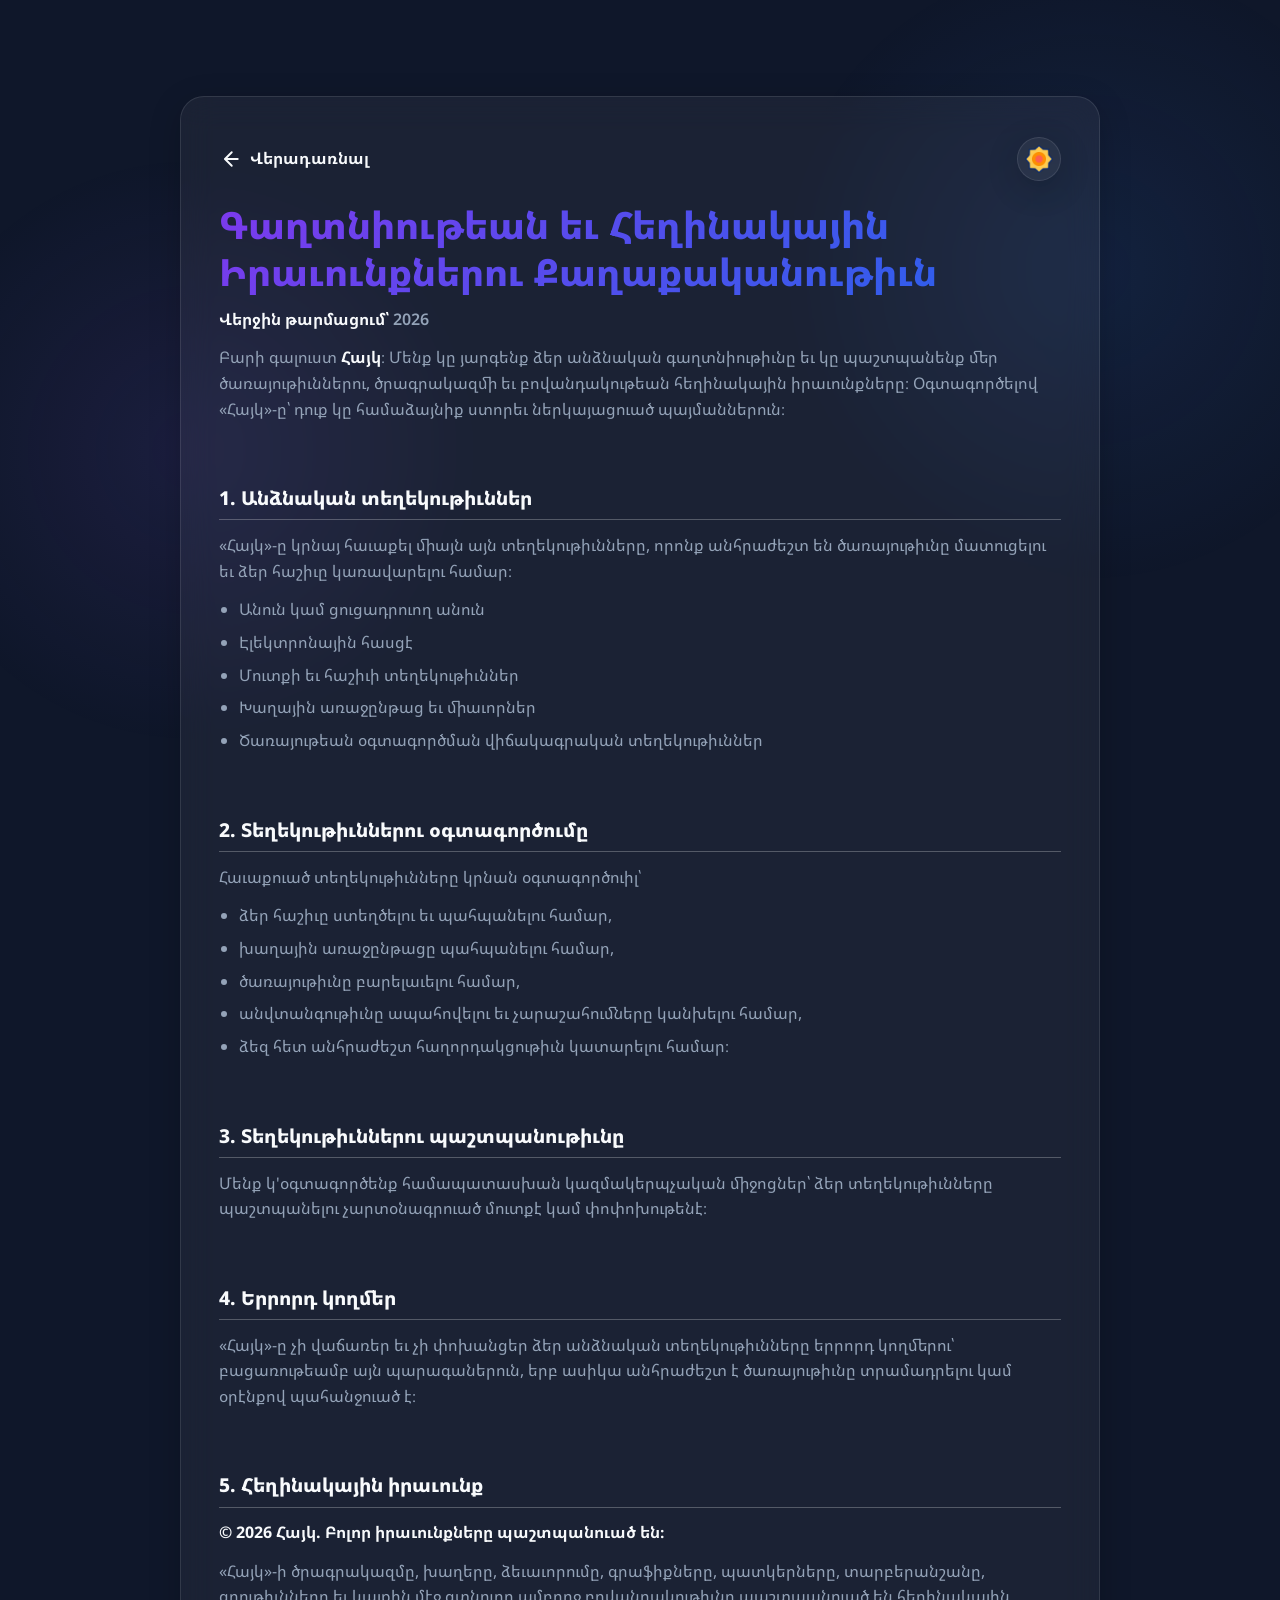
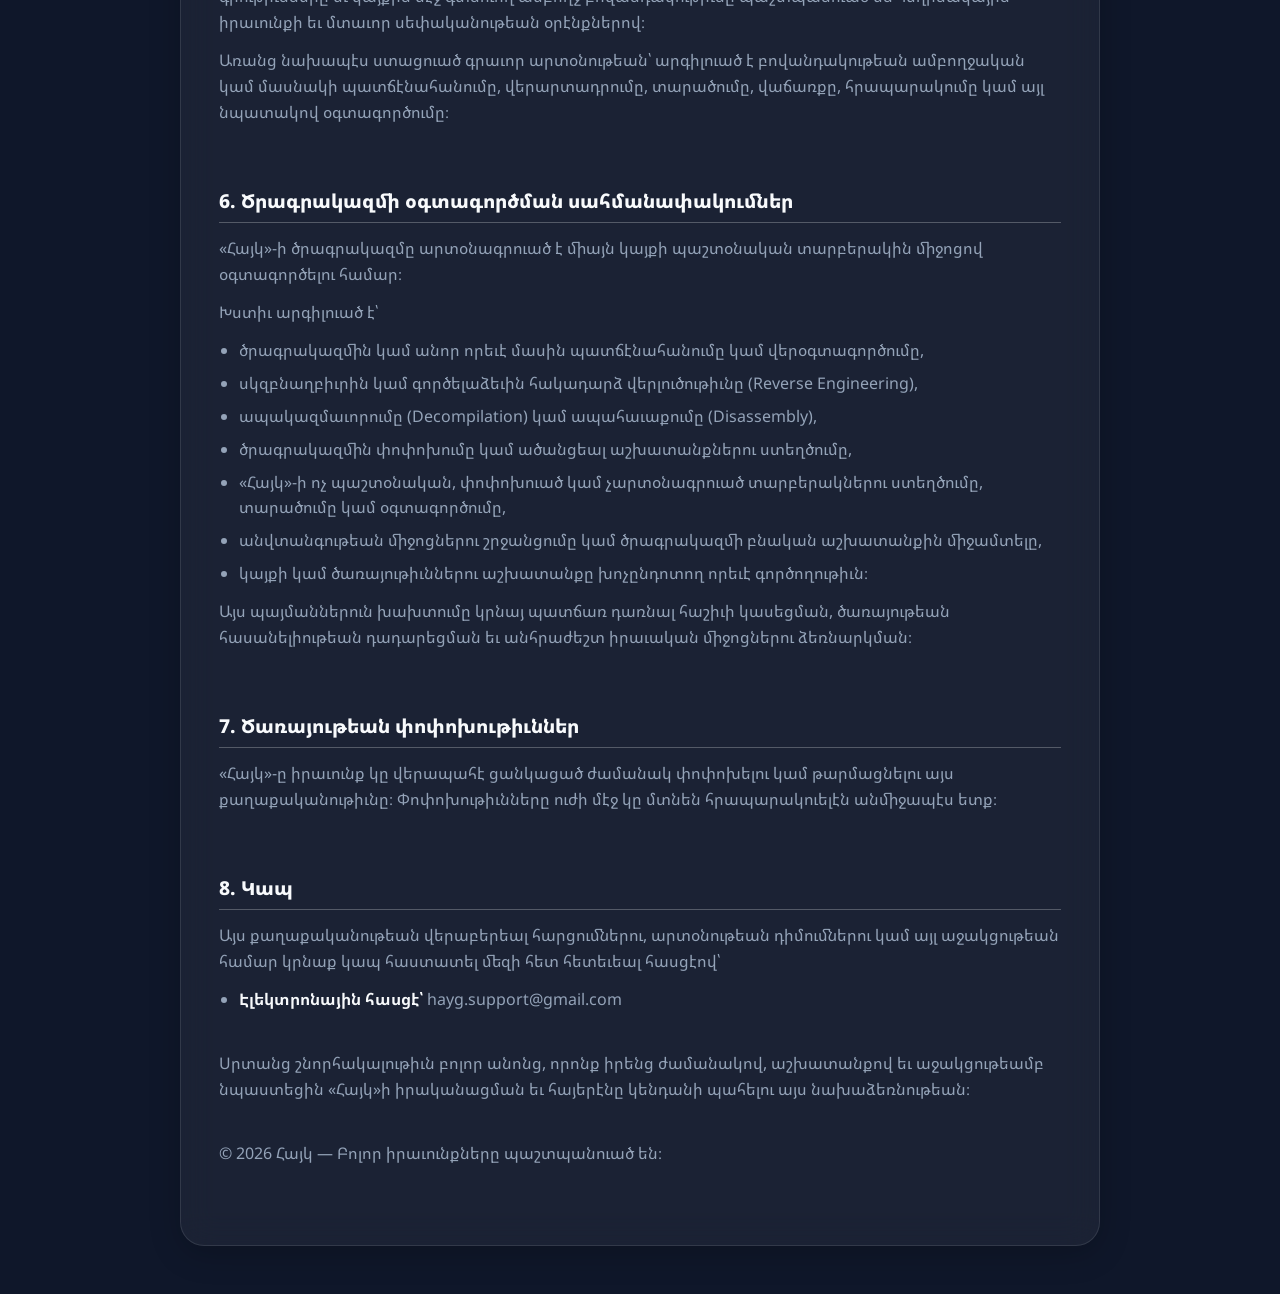
<file: privacy-policy.html>
<!DOCTYPE html>
<html lang="en">
<head>
    <meta charset="UTF-8">
    <meta name="viewport" content="width=device-width, initial-scale=1.0">
    <meta name="description" lang="hy" content="Հայկի (Hayg) գաղտնիութեան եւ հեղինակային իրաւունքներու քաղաքականութիւնը։ Կարդա՛, թէ ինչպէս կը պաշտպանենք մեր արեւմտահայերէն խաղերու համայնքը։">
    <meta name="description" lang="en" content="Read Hayg’s (Հայկ) privacy and copyright policy to learn how we protect players and the Western Armenian games community at hayg.net.">
    <meta property="og:type" content="website">
    <meta property="og:title" content="Հեղինակային իրաւունք">
    <meta property="og:description" content="Read Hayg’s (Հայկ) privacy and copyright policy to learn how we protect players and the Western Armenian games community at hayg.net.">
    <meta property="og:url" content="https://hayg.net/privacy-policy.html">
    <meta property="og:site_name" content="Հայկ (Hayg)">
    <meta property="og:locale" content="en_US">
    <meta property="og:image" content="https://hayg.net/pics/brand/landscape.png">
    <meta property="og:image:alt" content="Հայկ (Hayg)">
    <link rel="stylesheet" href="css/style.css">
    <title>Հեղինակային իրաւունք</title>
</head>
<body>
    <main class="privacy-policy-page">
        <section class="privacy-policy glass-panel">
            <div class="privacy-page-header">
                <a href="index.html" class="privacy-back-link"><span class="back-icon" aria-hidden="true"></span><span>Վերադառնալ</span></a>
                <button id="dark-mode-toggle" class="icon-btn" aria-label="Toggle Dark Mode"><img src="pics/icons/sun.png"
                        width="28" height="28" alt=""></button>
            </div>
            <h1>Գաղտնիութեան եւ Հեղինակային Իրաւունքներու Քաղաքականութիւն</h1>

    <p class="privacy-meta"><strong>Վերջին թարմացում՝</strong> 2026</p>

    <p>
        Բարի գալուստ <strong>Հայկ</strong>։ Մենք կը յարգենք ձեր անձնական
        գաղտնիութիւնը եւ կը պաշտպանենք մեր ծառայութիւններու, ծրագրակազմի եւ
        բովանդակութեան հեղինակային իրաւունքները։ Օգտագործելով «Հայկ»-ը՝ դուք
        կը համաձայնիք ստորեւ ներկայացուած պայմաններուն։
    </p>

    <br>

    <h2>1. Անձնական տեղեկութիւններ</h2>

    <p>
        «Հայկ»-ը կրնայ հաւաքել միայն այն տեղեկութիւնները, որոնք անհրաժեշտ են
        ծառայութիւնը մատուցելու եւ ձեր հաշիւը կառավարելու համար։
    </p>

    <ul>
        <li>Անուն կամ ցուցադրուող անուն</li>
        <li>Էլեկտրոնային հասցէ</li>
        <li>Մուտքի եւ հաշիւի տեղեկութիւններ</li>
        <li>Խաղային առաջընթաց եւ միաւորներ</li>
        <li>Ծառայութեան օգտագործման վիճակագրական տեղեկութիւններ</li>
    </ul>

    <br>

    <h2>2. Տեղեկութիւններու օգտագործումը</h2>

    <p>Հաւաքուած տեղեկութիւնները կրնան օգտագործուիլ՝</p>

    <ul>
        <li>ձեր հաշիւը ստեղծելու եւ պահպանելու համար,</li>
        <li>խաղային առաջընթացը պահպանելու համար,</li>
        <li>ծառայութիւնը բարելաւելու համար,</li>
        <li>անվտանգութիւնը ապահովելու եւ չարաշահումները կանխելու համար,</li>
        <li>ձեզ հետ անհրաժեշտ հաղորդակցութիւն կատարելու համար։</li>
    </ul>

    <br>

    <h2>3. Տեղեկութիւններու պաշտպանութիւնը</h2>

    <p>
        Մենք կ'օգտագործենք համապատասխան կազմակերպչական միջոցներ՝
        ձեր տեղեկութիւնները պաշտպանելու չարտօնագրուած մուտքէ կամ
        փոփոխութենէ։
    </p>

    <br>

    <h2>4. Երրորդ կողմեր</h2>

    <p>
        «Հայկ»-ը չի վաճառեր եւ չի փոխանցեր ձեր անձնական տեղեկութիւնները
        երրորդ կողմերու՝ բացառութեամբ այն պարագաներուն, երբ ասիկա անհրաժեշտ է
        ծառայութիւնը տրամադրելու կամ օրէնքով պահանջուած է։
    </p>

    <br>

    <h2>5. Հեղինակային իրաւունք</h2>

    <p>
        <strong>© 2026 Հայկ. Բոլոր իրաւունքները պաշտպանուած են։</strong>
    </p>

    <p>
        «Հայկ»-ի ծրագրակազմը, խաղերը, ձեւաւորումը, գրաֆիքները, պատկերները,
        տարբերանշանը, գրութիւնները եւ կայքին մէջ գտնուող ամբողջ բովանդակութիւնը
        պաշտպանուած են հեղինակային իրաւունքի եւ մտաւոր սեփականութեան
        օրէնքներով։
    </p>

    <p>
        Առանց նախապէս ստացուած գրաւոր արտօնութեան՝ արգիլուած է բովանդակութեան
        ամբողջական կամ մասնակի պատճէնահանումը, վերարտադրումը, տարածումը,
        վաճառքը, հրապարակումը կամ այլ նպատակով օգտագործումը։
    </p>

    <br>

    <h2>6. Ծրագրակազմի օգտագործման սահմանափակումներ</h2>

    <p>
        «Հայկ»-ի ծրագրակազմը արտօնագրուած է միայն կայքի պաշտօնական տարբերակին
        միջոցով օգտագործելու համար։
    </p>

    <p>Խստիւ արգիլուած է՝</p>

    <ul>
        <li>ծրագրակազմին կամ անոր որեւէ մասին պատճէնահանումը կամ վերօգտագործումը,</li>
        <li>սկզբնաղբիւրին կամ գործելաձեւին հակադարձ վերլուծութիւնը (Reverse Engineering),</li>
        <li>ապակազմաւորումը (Decompilation) կամ ապահաւաքումը (Disassembly),</li>
        <li>ծրագրակազմին փոփոխումը կամ ածանցեալ աշխատանքներու ստեղծումը,</li>
        <li>«Հայկ»-ի ոչ պաշտօնական, փոփոխուած կամ չարտօնագրուած տարբերակներու ստեղծումը, տարածումը կամ օգտագործումը,</li>
        <li>անվտանգութեան միջոցներու շրջանցումը կամ ծրագրակազմի բնական աշխատանքին միջամտելը,</li>
        <li>կայքի կամ ծառայութիւններու աշխատանքը խոչընդոտող որեւէ գործողութիւն։</li>
    </ul>

    <p>
        Այս պայմաններուն խախտումը կրնայ պատճառ դառնալ հաշիւի կասեցման,
        ծառայութեան հասանելիութեան դադարեցման եւ անհրաժեշտ իրաւական
        միջոցներու ձեռնարկման։
    </p>

    <br>

    <h2>7. Ծառայութեան փոփոխութիւններ</h2>

    <p>
        «Հայկ»-ը իրաւունք կը վերապահէ ցանկացած ժամանակ փոփոխելու կամ
        թարմացնելու այս քաղաքականութիւնը։ Փոփոխութիւնները ուժի մէջ կը մտնեն
        հրապարակուելէն անմիջապէս ետք։
    </p>

    <br>

    <h2>8. Կապ</h2>

    <p>
        Այս քաղաքականութեան վերաբերեալ հարցումներու, արտօնութեան դիմումներու կամ
        այլ աջակցութեան համար կրնաք կապ հաստատել մեզի հետ հետեւեալ հասցէով՝
    </p>

    <ul>
        <li><strong>Էլեկտրոնային հասցէ՝</strong> hayg.support@gmail.com</li>
    </ul>

    <br>

    <p>
        Սրտանց շնորհակալութիւն բոլոր անոնց, որոնք իրենց ժամանակով, աշխատանքով եւ աջակցութեամբ նպաստեցին «Հայկ»ի իրականացման եւ հայերէնը կենդանի պահելու այս նախաձեռնութեան։
    </p>

    <br>

    <p>
        © 2026 Հայկ — Բոլոր իրաւունքները պաշտպանուած են։
    </p>

    <br>
</section>
    </main>
    <script src="js/index.js"></script>
</body>
</html>
</file>
<file: css/style.css>
/* css/style.css */
@import 'shared.css';
@import url('https://fonts.googleapis.com/css2?family=Noto+Sans+Armenian:wght@300;400;600;800&family=Outfit:wght@400;600;700;800&display=swap');

:root {
    /* Light Mode (Default variables if not dark mode) */
    --bg-darker: #f8fafc;
    --text-light: #0f172a;
    --text-muted: #475569;
    --primary: #7c3aed;
    --secondary: #2563eb;
    --accent: #ea580c;

    --glass-bg: rgba(255, 255, 255, 0.5);
    --glass-border: rgba(255, 255, 255, 0.7);
    --glass-shadow: 0 8px 32px 0 rgba(31, 38, 135, 0.1);

    --font-main: 'Noto Sans Armenian', 'Outfit', sans-serif;
}

body.dark-mode {
    /* Dark Mode variables */
    --bg-darker: #0f172a;
    --text-light: #f8fafc;
    --text-muted: #94a3b8;
    --accent: #ea580c;

    --glass-bg: rgba(255, 255, 255, 0.05);
    --glass-border: rgba(255, 255, 255, 0.1);
    --glass-shadow: 0 8px 32px 0 rgba(0, 0, 0, 0.2);
}

*, *::before, *::after, html, body {
    margin: 0;
    padding: 0;
    box-sizing: border-box;
    -webkit-tap-highlight-color: transparent;
    -webkit-touch-callout: none !important;
    -webkit-user-select: none !important;
    -moz-user-select: none !important;
    -ms-user-select: none !important;
    user-select: none !important;
}

input, textarea {
    -webkit-user-select: text !important;
    -moz-user-select: text !important;
    -ms-user-select: text !important;
    user-select: text !important;
}

html {
    scroll-behavior: smooth;
}

body {
    font-family: var(--font-main);
    background-color: var(--bg-darker);
    color: var(--text-light);
    line-height: 1.6;
    overflow-x: hidden;
    transition: background-color 0.3s ease, color 0.3s ease;
}

/* Background effects */
body::before {
    content: '';
    position: fixed;
    top: 0;
    left: 0;
    width: 100%;
    height: 100%;
    background: radial-gradient(circle at 15% 50%, rgba(139, 92, 246, 0.15), transparent 30%),
        radial-gradient(circle at 85% 30%, rgba(59, 130, 246, 0.15), transparent 30%);
    z-index: -2;
    pointer-events: none;
}

body.dark-mode::before {
    background: radial-gradient(circle at 15% 50%, rgba(139, 92, 246, 0.1), transparent 25%),
        radial-gradient(circle at 85% 30%, rgba(59, 130, 246, 0.1), transparent 25%);
}

/* Particles Canvas */
#particles-canvas {
    position: fixed;
    top: 0;
    left: 0;
    width: 100%;
    height: 100%;
    z-index: -1;
    pointer-events: none;
}

/* Loading Animation */
.loader-overlay {
    position: fixed;
    top: 0;
    left: 0;
    width: 100%;
    height: 100%;
    background: var(--bg-darker);
    display: flex;
    justify-content: center;
    align-items: center;
    z-index: 9999;
    transition: opacity 0.5s ease;
}

.loader-spinner {
    width: 50px;
    height: 50px;
    border: 5px solid rgba(139, 92, 246, 0.3);
    border-top-color: var(--primary);
    border-radius: 50%;
    animation: spin 1s linear infinite;
}

@keyframes spin {
    to {
        transform: rotate(360deg);
    }
}

.loader-overlay.hidden {
    opacity: 0;
    pointer-events: none;
}

/* Utilities */
.glass-panel {
    background: var(--glass-bg);
    backdrop-filter: blur(12px);
    -webkit-backdrop-filter: blur(12px);
    border: 1px solid var(--glass-border);
    border-radius: 20px;
    box-shadow: var(--glass-shadow);
}

.privacy-policy-page {
    min-height: 100vh;
    display: flex;
    justify-content: center;
    align-items: flex-start;
    padding: 6rem 1.25rem 3rem;
}

.privacy-policy {
    width: min(920px, 100%);
    padding: 2.5rem clamp(1.25rem, 3vw, 2.5rem);
    border-radius: 24px;
}

.privacy-page-header {
    display: flex;
    justify-content: space-between;
    align-items: center;
    gap: 1rem;
    margin-bottom: 1.25rem;
}

.privacy-back-link {
    display: inline-flex;
    align-items: center;
    gap: 0.4rem;
    color: var(--text-light);
    text-decoration: none;
    font-weight: 700;
    transition: color 0.3s ease, transform 0.3s ease;
}

.privacy-back-link:hover {
    color: var(--primary);
    transform: translateX(-2px);
}

.icon-btn {
    border: 1px solid var(--glass-border);
    background: var(--glass-bg);
    color: var(--text-light);
    border-radius: 999px;
    width: 44px;
    height: 44px;
    display: inline-flex;
    align-items: center;
    justify-content: center;
    cursor: pointer;
    box-shadow: var(--glass-shadow);
    transition: transform 0.2s ease, background 0.3s ease;
}

.privacy-policy h1 {
    font-size: clamp(1.7rem, 3vw, 2.35rem);
    margin-bottom: 0.75rem;
    background: linear-gradient(135deg, var(--primary), var(--secondary));
    -webkit-background-clip: text;
    -webkit-text-fill-color: transparent;
    line-height: 1.25;
}

.privacy-policy h2 {
    font-size: 1.2rem;
    margin: 1.4rem 0 0.8rem;
    color: var(--text-light);
    padding-bottom: 0.35rem;
    border-bottom: 1px solid rgba(255, 255, 255, 0.25);
}

.privacy-meta {
    margin-bottom: 1.25rem;
    color: var(--text-muted);
    font-weight: 600;
}

.privacy-policy p,
.privacy-policy li {
    color: var(--text-muted);
    margin-bottom: 0.8rem;
}

.privacy-policy ul {
    padding-left: 1.2rem;
    margin-bottom: 0.8rem;
}

.privacy-policy li {
    margin-bottom: 0.45rem;
}

.privacy-policy strong {
    color: var(--text-light);
}

.w-100 {
    width: 100%;
}

/* Typography */
h1,
h2,
h3,
h4 {
    font-weight: 800;
}

.section-title {
    text-align: center;
    font-size: 2.5rem;
    margin-bottom: 3rem;
    background: linear-gradient(to right, var(--primary), var(--secondary));
    -webkit-background-clip: text;
    -webkit-text-fill-color: transparent;
}

/* Buttons */
button,
.btn-primary,
.btn-secondary {
    font-family: var(--font-main);
    cursor: pointer;
    border: none;
    border-radius: 12px;
    padding: 0.75rem 1.5rem;
    font-size: 1rem;
    font-weight: 600;
    transition: all 0.3s ease;
    text-decoration: none;
    display: inline-block;
    text-align: center;
}

.btn-primary {
    background: linear-gradient(135deg, var(--primary), var(--secondary));
    color: white;
    box-shadow: 0 4px 15px rgba(139, 92, 246, 0.3);
}

.btn-primary:hover,
.btn-primary:focus {
    transform: translateY(-2px);
    box-shadow: 0 6px 20px rgba(139, 92, 246, 0.5);
    outline: none;
}

.btn-primary:hover {
    box-shadow: none;
}

.btn-secondary {
    background: var(--glass-bg);
    color: var(--text-light);
    border: 1px solid var(--glass-border);
}

.btn-secondary:hover,
.btn-secondary:focus {
    background: rgba(139, 92, 246, 0.1);
    outline: none;
}

.btn-primary.large,
.btn-secondary.large {
    padding: 1rem 2rem;
    font-size: 1.1rem;
}

/* Navbar */
.navbar {
    position: fixed;
    top: 0;
    width: 100%;
    z-index: 1000;
    transition: padding 0.3s ease, border-color 0.3s ease, box-shadow 0.3s ease;
    padding: 1rem 0;
    background: transparent;
    border-bottom: 1px solid transparent;
}

.navbar::before {
    content: '';
    position: absolute;
    top: 0;
    left: 0;
    width: 100%;
    height: 100%;
    background: var(--glass-bg);
    backdrop-filter: blur(16px);
    -webkit-backdrop-filter: blur(16px);
    z-index: -1;
    opacity: 0;
    transition: opacity 0.3s ease;
    pointer-events: none;
}

.navbar.scrolled {
    border-bottom: 1px solid var(--glass-border);
    box-shadow: var(--glass-shadow);
}

.navbar.scrolled::before {
    opacity: 1;
}

.nav-container {
    max-width: 1200px;
    margin: 0 auto;
    padding: 0 1.5rem;
    display: flex;
    justify-content: space-between;
    align-items: center;
}

.logo {
    font-size: 1.8rem;
    font-weight: 800;
    color: var(--text-light);
    text-decoration: none;
    letter-spacing: 1px;
}

.nav-links {
    display: flex;
    align-items: center;
}

.nav-links a {
    color: var(--text-light);
    text-decoration: none;
    margin: 0 1.2rem;
    font-weight: 600;
    transition: color 0.3s;
}

@media (hover: hover) and (pointer: fine) {
    .nav-links a:hover {
        color: var(--primary);
    }
}

.nav-links a.active {
    color: var(--primary);
}

.nav-links a:focus {
    outline: none;
}

.nav-actions {
    display: flex;
    align-items: center;
    gap: 0.8rem;
}

.welcome-text {
    font-weight: 600;
    color: var(--text-light);
    margin-right: 0.5rem;
    display: none;
}

.icon-btn {
    background: var(--glass-bg);
    border: 1px solid var(--glass-border);
    color: var(--text-light);
    width: 44px;
    height: 44px;
    padding: 0;
    display: flex;
    justify-content: center;
    align-items: center;
    font-size: 1.2rem;
    line-height: 1;
    border-radius: 50%;
    box-shadow: var(--glass-shadow);
    box-sizing: border-box;
}

@media (hover: hover) and (pointer: fine) {
    .icon-btn:hover {
        transform: scale(1.1);
    }
}

.icon-btn:focus-visible {
    outline: 2px solid var(--primary);
    outline-offset: 2px;
}

.auth-btn-icon {
    display: flex;
    align-items: center;
    justify-content: center;
    gap: 0;
    width: 44px;
    height: 44px;
    flex: 0 0 44px;
    padding: 0;
    color: inherit;
    background: var(--glass-bg);
    border: 1px solid var(--glass-border);
    border-radius: 50%;
    box-shadow: var(--glass-shadow);
    box-sizing: border-box;
    backdrop-filter: blur(8px);
}

.auth-btn-icon:hover,
.auth-btn-icon:focus {
    transform: scale(1.1);
    outline: none;
}

.auth-btn-icon:focus-visible {
    outline: 2px solid var(--primary);
    outline-offset: 2px;
}

.auth-text {
    display: none;
}

.nav-icon,
.auth-icon {
    font-style: normal;
}

.nav-icon {
    display: inline-flex;
    width: 1.5rem;
    height: 1.5rem;
    align-items: center;
    justify-content: center;
    vertical-align: middle;
}

.nav-icon img {
    display: block;
    width: 100%;
    height: 100%;
    object-fit: contain;
}

#dark-mode-toggle img {
    display: block;
    width: 28px;
    height: 28px;
    object-fit: contain;
}

.auth-icon {
    display: inline-flex;
    width: 44px;
    height: 44px;
    flex: 0 0 44px;
    align-items: center;
    justify-content: center;
    line-height: 1;
}

.auth-icon img {
    display: block;
    width: 38px;
    height: 38px;
    object-fit: contain;
}

.auth-icon img.auth-icon-logout {
    width: 30px;
    height: 30px;
}

.mobile-menu-btn {
    display: none;
    font-size: 1.5rem;
    cursor: pointer;
    background: transparent;
    color: var(--text-light);
    border: none;
    padding: 0 0.5rem;
}

/* --- Personal Dashboard Additions --- */
.playful-grid {
    display: grid;
    grid-template-columns: repeat(auto-fit, minmax(280px, 1fr));
    gap: 4rem;
    margin-bottom: 4rem;
}

.playful-card {
    background: rgba(255, 255, 255, 0.03);
    backdrop-filter: blur(15px);
    border: 1px solid rgba(255, 255, 255, 0.1);
    border-radius: 24px;
    position: relative;
    overflow: hidden;
    padding: 2rem;
    display: flex;
    flex-direction: column;
    justify-content: center;
    transition: transform 0.3s cubic-bezier(0.175, 0.885, 0.32, 1.275), box-shadow 0.3s ease;
}

.playful-card:hover {
    transform: translateY(-5px);
}

.glow-card:hover {
    box-shadow: 0 15px 30px rgba(139, 92, 246, 0.2);
    border-color: rgba(139, 92, 246, 0.3);
}

.bounce-hover:hover {
    box-shadow: 0 15px 30px rgba(239, 68, 68, 0.2);
    border-color: rgba(239, 68, 68, 0.3);
}

.card-badge {
    position: absolute;
    top: 15px;
    right: 15px;
    background: rgba(139, 92, 246, 0.2);
    color: #e2e8f0;
    padding: 4px 12px;
    border-radius: 20px;
    font-size: 0.75rem;
    font-weight: 700;
    letter-spacing: 0.5px;
}

.rank-display {
    display: flex;
    align-items: center;
    gap: 1.5rem;
    margin: 1.5rem 0;
    text-align: left;
}

.rank-icon-wrapper {
    flex: 0 0 96px;
    width: 96px;
    height: 96px;
    display: flex;
    align-items: center;
    justify-content: center;
    position: relative;
}

.rank-icon-wrapper img {
    display: block;
    width: 100%;
    height: 100%;
    object-fit: contain;
    filter: drop-shadow(0 6px 8px rgba(0, 0, 0, 0.24));
    transform-origin: 50% 78%;
    animation: dashboard-icon-wiggle 6s ease-in-out infinite;
}

.rank-badge-shine {
    position: absolute;
    inset: 0;
    pointer-events: none;
    clip-path: polygon(
        50% 6.25%, 86.7% 19.5%, 86.7% 48.4%,
        85.7% 60.1%, 81.4% 71.3%, 73.8% 80.5%,
        63.1% 87.6%, 50% 93.75%, 36.9% 87.6%,
        26.2% 80.5%, 18.6% 71.3%, 14.3% 60.1%,
        13.3% 48.4%, 13.3% 19.5%
    );
}

.rank-badge-shine::after {
    content: "";
    position: absolute;
    top: -10%;
    bottom: -10%;
    left: -35%;
    width: 30%;
    background: rgba(255, 255, 255, 0.38);
    transform: skewX(-20deg);
    opacity: 0;
    animation: rank-badge-shine 6s ease-in-out infinite;
}

@keyframes dashboard-icon-wiggle {
    0%, 50%, 100% {
        transform: translateY(0) rotate(-2deg) scale(1);
    }
    25% {
        transform: translateY(-3px) rotate(2deg) scale(1.03);
    }
    75% {
        transform: translateY(-2px) rotate(2deg) scale(1.02);
    }
}

@keyframes rank-badge-shine {
    0%, 65%, 100% {
        left: -35%;
        opacity: 0;
    }
    70% {
        left: -35%;
        opacity: 0;
    }
    74%, 88% {
        opacity: 0.7;
    }
    92% {
        left: 105%;
        opacity: 0;
    }
}

@media (prefers-reduced-motion: reduce) {
    .rank-icon-wrapper img,
    .rank-badge-shine::after,
    .fire-icon-large,
    .playful-calendar .cal-day.active::after,
    .playful-calendar .cal-day.stale::after {
        animation: none;
    }
}

@keyframes float {

    0%,
    100% {
        transform: translateY(0);
    }

    50% {
        transform: translateY(-10px);
    }
}

.rank-info h3 {
    margin: 0;
    font-size: 1.5rem;
    color: var(--text-light);
    margin-bottom: 5px;
    white-space: nowrap;
}

@media (max-width: 480px) {
    .rank-display {
        gap: 0.75rem;
    }

    .rank-icon-wrapper {
        flex-basis: 84px;
        width: 84px;
        height: 84px;
    }

    .rank-info {
        min-width: 0;
    }

    .rank-info h3 {
        font-size: 1.375rem;
    }
}

.xp-value {
    margin: 0;
    font-size: 2.2rem;
    line-height: 1;
    font-weight: 800;
    color: var(--primary);
}

.xp-label {
    font-size: 1rem;
    opacity: 0.7;
    font-weight: 600;
}

.playful-milestone {
    background: rgba(255, 255, 255, 0.03);
    border: 1px solid rgba(255, 255, 255, 0.05);
    padding: 1.2rem;
    border-radius: 16px;
    text-align: left;
    margin-top: auto;
}

.milestone-header {
    display: flex;
    justify-content: space-between;
    align-items: center;
    gap: 0.75rem;
    margin-bottom: 8px;
    font-weight: 600;
}

.milestone-header small {
    min-width: 0;
    line-height: 1.4;
}

#dash-next-badge {
    flex: 0 0 36px;
    width: 36px;
    height: 36px;
    object-fit: contain;
}

#dash-next-badge[hidden] {
    display: none;
}

.progress-text {
    color: var(--text-light);
    font-size: 0.85rem;
}

.playful-bar {
    height: 12px;
    border-radius: 6px;
    background: rgba(255, 255, 255, 0.05);
    box-shadow: inset 0 2px 4px rgba(0, 0, 0, 0.2);
    overflow: hidden;
}

.candy-stripe {
    height: 100%;
    border-radius: 6px;
    background-image: linear-gradient(45deg,
            rgba(255, 255, 255, 0.15) 25%,
            transparent 25%,
            transparent 50%,
            rgba(255, 255, 255, 0.15) 50%,
            rgba(255, 255, 255, 0.15) 75%,
            transparent 75%,
            transparent);
    background-size: 20px 20px;
    animation: stripe-move 1s linear infinite;
    transition: width 1s ease-out, background-color 0.5s ease;
}

@keyframes stripe-move {
    0% {
        background-position: 0 0, 0 0;
    }

    100% {
        background-position: 20px 0, 0 0;
    }
}

.streak-header-playful {
    display: flex;
    align-items: center;
    gap: 1.5rem;
    margin-bottom: 2rem;
    text-align: left;
}

.fire-icon-large {
    width: 6rem;
    height: 6rem;
    object-fit: contain;
    transform-origin: 50% 85%;
    animation: dashboard-icon-wiggle 6s ease-in-out infinite;
}

.fire-icon-large.is-inactive {
    filter: grayscale(1);
    opacity: 0.55;
}

.fire-filter-icon {
    width: 1.5rem;
    height: 1.5rem;
    object-fit: contain;
}

.fire-inline-icon {
    width: 1.2em;
    height: 1.2em;
    object-fit: contain;
    vertical-align: middle;
}

.leaderboard-streak-header-icon {
    width: 1.8em;
    height: 1.8em;
}

.toast-streak-icon {
    width: 1.5rem;
    height: 1.5rem;
    margin-right: 8px;
    object-fit: contain;
    vertical-align: middle;
}

.streak-details h3 {
    margin: 0;
    color: var(--text-muted);
    font-size: 1rem;
    text-transform: uppercase;
    letter-spacing: 1px;
}

.streak-number-playful {
    font-size: 1.2rem;
    font-weight: 800;
    color: #f97316;
    line-height: 1;
}

.streak-number-playful span {
    font-size: 3rem;
}

.streak-alert {
    border: 1px solid #f97316;
}

.streak-warning {
    color: #f97316;
}

.playful-calendar {
    display: flex;
    justify-content: space-between;
    gap: 8px;
    background: transparent;
    padding: 0;
    margin-bottom: 1.5rem;
    overflow: hidden;
}

.playful-calendar .cal-day {
    width: 35px;
    flex: 1 1 0;
    min-width: 0;
    height: 35px;
    display: flex;
    align-items: center;
    justify-content: center;
    border-radius: 12px;
    font-weight: 800;
    font-size: clamp(0.6rem, 3vw, 0.8rem);
    color: var(--text-muted);
    border: 2px solid rgba(255, 255, 255, 0.05);
    background: rgba(255, 255, 255, 0.05);
    position: relative;
    overflow: hidden;
}

.playful-calendar .cal-day.active {
    background: #f97316;
    color: white;
    border-color: #fdba74;
}

.playful-calendar .cal-day.stale {
    background: #b45309;
    color: white;
    border-color: #ea8a35;
}

.playful-calendar .cal-day.active::after,
.playful-calendar .cal-day.stale::after {
    content: "";
    position: absolute;
    top: -20%;
    bottom: -20%;
    left: -35%;
    width: 22%;
    background: rgba(255, 255, 255, 0.55);
    transform: skewX(-18deg);
    opacity: 0;
    pointer-events: none;
    animation: streak-day-shine 7s ease-in-out infinite;
    animation-delay: var(--streak-day-delay, 0s);
}

@keyframes streak-day-shine {
    0%, 60%, 100% {
        left: -35%;
        opacity: 0;
    }
    66%, 82% {
        opacity: 0.7;
    }
    88% {
        left: 125%;
        opacity: 0;
    }
}

/* Removed Rank Up Achievement Animation to index.css */

/* --- Why Play Section --- */
/* Hero Section */
.hero {
    min-height: 100vh;
    display: flex;
    align-items: center;
    max-width: 1400px;
    margin: 0 auto;
    padding: 0 2rem;
    padding-top: 5rem;
}

.hero-content {
    flex: 1;
    z-index: 2;
    min-width: 0;
}

.hero-title {
    font-size: 4rem;
    line-height: 1.2;
    margin-bottom: 1.5rem;
    max-width: 100%;
}

.hero-title span {
    color: var(--accent);
}

.hero-title .hero-player-name {
    display: inline-block;
    max-width: 100%;
    overflow: hidden;
    text-overflow: ellipsis;
    white-space: nowrap;
    vertical-align: bottom;
}

.hero-subtitle {
    font-size: 1.25rem;
    color: var(--text-muted);
    margin-bottom: 2.5rem;
    max-width: 500px;
}

.hero-fact-heading {
    color: var(--primary);
    font-weight: 800;
}

.hero-fact-text {
    color: var(--text-muted);
}

.hero-buttons {
    display: flex;
    gap: 1rem;
}

.hero-visual {
    flex: 1;
    position: relative;
    height: 500px;
    display: flex;
    justify-content: center;
    align-items: center;
}

/* Floating Letters Animation */
.floating-letters {
    position: relative;
    width: 100%;
    height: 100%;
}

.floating-letters span {
    position: absolute;
    font-size: 3rem;
    font-weight: 800;
    color: rgba(139, 92, 246, 0.15);
    animation: float 6s infinite ease-in-out;
    user-select: none;
}

body.dark-mode .floating-letters span {
    color: rgba(255, 255, 255, 0.05);
    text-shadow: 0 0 20px rgba(139, 92, 246, 0.3);
}

.floating-letters span:nth-child(1) {
    top: 10%;
    left: 20%;
    animation-delay: 0s;
    font-size: 4rem;
    color: rgba(139, 92, 246, 0.2);
}

.floating-letters span:nth-child(2) {
    top: 30%;
    right: 20%;
    animation-delay: 1s;
    font-size: 2.5rem;
    color: rgba(59, 130, 246, 0.2);
}

.floating-letters span:nth-child(3) {
    bottom: 20%;
    left: 30%;
    animation-delay: 2s;
    font-size: 3.5rem;
    color: rgba(249, 115, 22, 0.2);
}

.floating-letters span:nth-child(4) {
    top: 50%;
    left: 10%;
    animation-delay: 3s;
    color: rgba(139, 92, 246, 0.2);
}

.floating-letters span:nth-child(5) {
    bottom: 30%;
    right: 30%;
    animation-delay: 4s;
    font-size: 5rem;
    color: rgba(59, 130, 246, 0.2);
}

.floating-letters span:nth-child(6) {
    top: 20%;
    right: 40%;
    animation-delay: 5s;
    color: rgba(249, 115, 22, 0.2);
}

@keyframes float {

    0%,
    100% {
        transform: translateY(0) rotate(0deg);
    }

    50% {
        transform: translateY(-20px) rotate(10deg);
    }
}

/* Sections */
.section {
    padding: 6rem 1rem;
    max-width: 1200px;
    margin: 0 auto 5rem auto;
}

/* --- New Playful App Cards --- */
.playful-games-grid {
    display: grid;
    gap: 1.5rem;
    grid-template-columns: 1fr;
}

@media (min-width: 900px) {
    .playful-games-grid {
        grid-template-columns: repeat(2, 1fr);
    }
}

.app-card {
    display: flex;
    flex-direction: column;
    background: rgba(255, 255, 255, 0.03);
    backdrop-filter: blur(15px);
    border: 1px solid rgba(255, 255, 255, 0.1);
    border-radius: 24px;
    padding: 1.5rem;
    transition: all 0.3s cubic-bezier(0.175, 0.885, 0.32, 1.275);
    position: relative;
    overflow: hidden;
    text-align: left;
}

@media (min-width: 600px) {
    .app-card {
        flex-direction: row;
        align-items: center;
        padding: 2rem;
    }
}

.app-card:hover {
    transform: translateY(-5px) scale(1.02);
    background: rgba(255, 255, 255, 0.05);
}

.app-card-icon {
    font-size: 3.5rem;
    width: 80px;
    height: 80px;
    display: flex;
    align-items: center;
    justify-content: center;
    background: rgba(255, 255, 255, 0.05);
    border-radius: 20px;
    margin-bottom: 1.5rem;
    flex-shrink: 0;
    box-shadow: inset 0 0 15px rgba(255, 255, 255, 0.05);
    transition: transform 0.3s ease;
}

@media (min-width: 600px) {
    .app-card-icon {
        margin-bottom: 0;
        margin-right: 1.5rem;
    }
}

.app-card:hover .app-card-icon {
    transform: scale(1.1) rotate(5deg);
}

.app-card-info {
    flex-grow: 1;
}

.app-card-info h3 {
    font-size: 1.5rem;
    font-weight: 800;
    margin-bottom: 0.5rem;
    color: var(--text-light);
}

.app-card-info p {
    font-size: 0.95rem;
    color: var(--text-muted);
    margin-bottom: 1rem;
    line-height: 1.5;
}

.app-card-tags {
    display: flex;
    gap: 0.5rem;
    flex-wrap: wrap;
    margin-bottom: 1.5rem;
}

@media (min-width: 600px) {
    .app-card-tags {
        margin-bottom: 0;
    }
}

.app-card-tags .tag {
    background: rgba(255, 255, 255, 0.08);
    color: var(--text-light);
    font-size: 0.75rem;
    padding: 4px 10px;
    border-radius: 12px;
    font-weight: 600;
}

.play-action-btn {
    background: var(--primary);
    color: white;
    border: none;
    border-radius: 16px;
    padding: 1rem 1.5rem;
    font-size: 1rem;
    font-weight: 700;
    cursor: pointer;
    display: flex;
    align-items: center;
    justify-content: center;
    gap: 0.5rem;
    transition: all 0.3s ease;
    width: 100%;
    text-decoration: none;
}

@media (min-width: 600px) {
    .play-action-btn {
        width: auto;
        margin-left: 1.5rem;
        flex-shrink: 0;
        padding: 0.8rem 1.5rem;
    }
}

.play-action-btn:hover {
    background: var(--secondary);
    transform: scale(1.05);
    box-shadow: none;
}

.play-arrow {
    display: block;
    flex: 0 0 20px;
    width: 20px;
    height: 20px;
}

/* Theme specific accents */
/* Wordle (Green) */
.wordle-card {
    border-color: rgba(16, 185, 129, 0.3);
}

.wordle-card .app-card-icon {
    color: #10b981;
    background: rgba(16, 185, 129, 0.1);
}

.wordle-card .app-card-icon svg {
    width: 72px;
    height: 72px;
}

.wordle-card .play-action-btn {
    background: #10b981;
    box-shadow: 0 4px 12px rgba(16, 185, 129, 0.2);
}

.wordle-card .play-action-btn:hover {
    background: #059669;
}

.wordle-card:hover {
    border-color: #10b981;
    box-shadow: 0 15px 35px rgba(16, 185, 129, 0.15);
}

/* Typing (Red) */
.typing-card {
    border-color: rgba(239, 68, 68, 0.3);
}

.typing-card .app-card-icon {
    color: #ef4444;
    background: rgba(239, 68, 68, 0.1);
}

.typing-card .app-card-icon svg {
    width: 72px;
    height: 72px;
}

.typing-card .play-action-btn {
    background: #ef4444;
    box-shadow: 0 4px 12px rgba(239, 68, 68, 0.2);
}

.typing-card .play-action-btn:hover {
    background: #dc2626;
}

.typing-card:hover {
    border-color: #ef4444;
    box-shadow: 0 15px 35px rgba(239, 68, 68, 0.15);
}

/* Space (Blue) */
.space-card {
    border-color: rgba(59, 130, 246, 0.3);
}

.space-card .app-card-icon {
    color: #3b82f6;
    background: rgba(59, 130, 246, 0.1);
}

.space-card .app-card-icon svg {
    width: 72px;
    height: 72px;
}

.space-card .play-action-btn {
    background: #3b82f6;
    box-shadow: 0 4px 12px rgba(59, 130, 246, 0.2);
}

.space-card .play-action-btn:hover {
    background: #2563eb;
}

.space-card:hover {
    border-color: #3b82f6;
    box-shadow: 0 15px 35px rgba(59, 130, 246, 0.15);
}

/* Bee (Yellow) */
.bee-card {
    border-color: rgba(245, 158, 11, 0.3);
}

.bee-card .app-card-icon {
    color: #f59e0b;
    background: rgba(245, 158, 11, 0.1);
}

.bee-card .app-card-icon img {
    width: 72px;
    height: 72px;
}

.bee-card .play-action-btn {
    background: #f59e0b;
    box-shadow: 0 4px 12px rgba(245, 158, 11, 0.2);
}

.bee-card .play-action-btn:hover {
    background: #d97706;
}

.bee-card:hover {
    border-color: #f59e0b;
    box-shadow: 0 15px 35px rgba(245, 158, 11, 0.15);
}

.spelling-card {
    border-color: rgba(236, 72, 153, 0.3);
}

.spelling-card .app-card-icon {
    color: #ec4899;
    background: rgba(236, 72, 153, 0.1);
}

.spelling-card .play-action-btn {
    background: #ec4899;
    box-shadow: 0 4px 12px rgba(236, 72, 153, 0.2);
}

.spelling-card .play-action-btn:hover {
    background: #db2777;
}

.spelling-card:hover {
    border-color: #ec4899;
    box-shadow: 0 15px 35px rgba(236, 72, 153, 0.15);
}

.hangman-card {
    border-color: rgba(139, 92, 246, 0.3);
}

.hangman-card .app-card-icon {
    color: #8b5cf6;
    background: rgba(139, 92, 246, 0.1);
}

.hangman-card .app-card-icon svg {
    width: 54px;
    height: 54px;
    overflow: visible;
    stroke: currentColor;
    stroke-linecap: round;
    stroke-linejoin: round;
    stroke-width: 3;
}

.hangman-filter-icon {
    width: 22px;
    height: 22px;
    vertical-align: middle;
    stroke: currentColor;
    stroke-linecap: round;
    stroke-linejoin: round;
    stroke-width: 5;
}

.hangman-card .play-action-btn {
    background: #8b5cf6;
    box-shadow: 0 4px 12px rgba(139, 92, 246, 0.2);
}

.hangman-card .play-action-btn:hover {
    background: #7c3aed;
}

.hangman-card:hover {
    border-color: #8b5cf6;
    box-shadow: 0 15px 35px rgba(139, 92, 246, 0.15);
}

/* Benefits Grid */
.benefits-grid {
    display: grid;
    grid-template-columns: repeat(auto-fit, minmax(200px, 1fr));
    gap: 2rem;
}

.benefit-card {
    text-align: center;
    padding: 2.5rem 1.5rem;
    background: var(--glass-bg);
    border-radius: 20px;
    border: 1px solid var(--glass-border);
    transition: transform 0.3s, box-shadow 0.3s;
    box-shadow: var(--glass-shadow);
}

.benefit-card:hover {
    transform: translateY(-5px);
    box-shadow: 0 10px 30px rgba(59, 130, 246, 0.15);
}

.b-icon {
    font-size: 2.5rem;
    margin-bottom: 1rem;
    filter: drop-shadow(0 2px 4px rgba(0, 0, 0, 0.1));
}

.b-icon img {
    display: block;
    width: 3rem;
    height: 3rem;
    margin: 0 auto;
    object-fit: contain;
}

.benefit-card h4 {
    font-size: 1.1rem;
    color: var(--text-light);
}

.leaderboard-game-filter {
    position: relative;
    z-index: 10;
    width: 220px;
    max-width: calc(100% - 2rem);
    margin: 0 auto 1.25rem;
}

.leaderboard-game-toggle {
    display: flex;
    align-items: center;
    justify-content: space-between;
    gap: 0.75rem;
    width: 100%;
    min-height: 44px;
    padding: 0.55rem 0.85rem;
    border: 1px solid var(--glass-border);
    border-radius: 14px;
    background: var(--glass-bg);
    color: var(--text-light);
    font: inherit;
    font-weight: 700;
    cursor: pointer;
    backdrop-filter: blur(8px);
}

.leaderboard-game-toggle:focus-visible {
    outline: 2px solid var(--primary);
    outline-offset: 2px;
}

.leaderboard-game-chevron {
    flex: 0 0 auto;
    width: 0.5rem;
    height: 0.5rem;
    border-right: 2px solid currentColor;
    border-bottom: 2px solid currentColor;
    color: var(--text-muted);
    transform: translateY(-2px) rotate(45deg);
    transition: transform 0.2s ease;
}

.leaderboard-game-toggle[aria-expanded="true"] .leaderboard-game-chevron {
    transform: translateY(2px) rotate(225deg);
}

.leaderboard-game-menu {
    position: absolute;
    top: calc(100% + 0.4rem);
    left: 0;
    right: 0;
    z-index: 30;
    display: grid;
    box-sizing: border-box;
    gap: 0.25rem;
    max-height: min(20rem, calc(100vh - 2rem));
    padding: 0.35rem;
    overflow-y: auto;
    overscroll-behavior: contain;
    border: 1px solid var(--glass-border);
    border-radius: 14px;
    background: var(--glass-bg);
    box-shadow: var(--glass-shadow);
    backdrop-filter: blur(16px);
}

.leaderboard-game-menu[hidden] {
    display: none;
}

.leaderboard-game-menu.opens-up {
    top: auto;
    bottom: calc(100% + 0.4rem);
}

.leaderboard-game-option {
    width: 100%;
    min-height: 40px;
    padding: 0.55rem 0.75rem;
    border: 0;
    border-radius: 10px;
    background: transparent;
    color: var(--text-light);
    font: inherit;
    text-align: left;
    cursor: pointer;
}

.leaderboard-game-option:hover,
.leaderboard-game-option:focus-visible {
    background: rgba(255, 255, 255, 0.1);
    outline: none;
}

.leaderboard-game-option.active {
    background: var(--primary);
    color: white;
}

.leaderboard-score-filters {
    display: flex;
    flex-wrap: wrap;
    justify-content: center;
    gap: 0.5rem;
    margin: -1rem 0 2rem;
    position: relative;
    z-index: 5;
}

.leaderboard-score-filters[hidden] {
    display: none;
}

.score-filter-btn {
    background: var(--glass-bg);
    border: 1px solid var(--glass-border);
    padding: 0.45rem 1rem;
    border-radius: 20px;
    color: var(--text-light);
    cursor: pointer;
    font-size: 0.9rem;
    font-weight: 600;
}

.score-filter-btn.active {
    background: var(--primary);
    border-color: var(--primary);
    color: white;
}

.leaderboard-best-dropdown {
    display: flex;
    flex-wrap: wrap;
    align-items: center;
    justify-content: center;
    gap: 0.5rem;
}

.leaderboard-best-menu-wrap {
    position: relative;
}

.leaderboard-best-toggle {
    display: inline-flex;
    align-items: center;
    gap: 0.55rem;
}

.leaderboard-best-toggle::after {
    content: "";
    width: 0.45rem;
    height: 0.45rem;
    border-right: 2px solid currentColor;
    border-bottom: 2px solid currentColor;
    transform: translateY(-2px) rotate(45deg);
    transition: transform 160ms ease;
}

.leaderboard-best-toggle[aria-expanded="true"]::after {
    transform: translateY(2px) rotate(225deg);
}

.leaderboard-best-menu {
    position: absolute;
    top: calc(100% + 0.55rem);
    right: 0;
    z-index: 20;
    display: grid;
    min-width: 150px;
    gap: 0.25rem;
    padding: 0.4rem;
    border: 1px solid var(--glass-border);
    border-radius: 14px;
    background: var(--surface-bg, rgba(24, 24, 36, 0.96));
    box-shadow: 0 12px 32px rgba(0, 0, 0, 0.22);
    backdrop-filter: blur(14px);
    -webkit-backdrop-filter: blur(14px);
}

.leaderboard-best-menu[hidden] {
    display: none;
}

.leaderboard-best-option {
    width: 100%;
    padding: 0.6rem 0.8rem;
    border: 0;
    border-radius: 9px;
    background: transparent;
    color: var(--text-light);
    cursor: pointer;
    font: inherit;
    font-size: 0.9rem;
    text-align: left;
    transition: background 140ms ease, color 140ms ease;
}

.leaderboard-best-option:hover,
.leaderboard-best-option:focus-visible {
    background: rgba(139, 92, 246, 0.14);
    outline: none;
}

.leaderboard-best-option.active {
    background: var(--primary);
    color: white;
}

@media (max-width: 600px) {
    .leaderboard-score-filters {
        gap: 0.5rem;
        margin: -0.5rem 0 1.25rem;
        padding: 0 0.5rem;
    }

    .score-filter-btn {
        min-height: 44px;
        padding: 0.55rem 0.85rem;
        font-size: 0.82rem;
    }

    .leaderboard-best-menu {
        max-width: calc(100vw - 2rem);
    }
}

.leaderboard-footer {
    display: flex;
    justify-content: center;
    padding: 1.5rem;
    border-top: 1px solid var(--glass-border);
}

.leaderboard-control-btn {
    display: flex;
    align-items: center;
    justify-content: center;
    width: 44px;
    height: 44px;
    padding: 0;
}

.leaderboard-control-btn .back-icon {
    flex-basis: 22px;
    width: 22px;
    height: 22px;
    transition: transform 0.2s ease;
}

.leaderboard-more-icon {
    transform: rotate(-90deg);
}

.leaderboard-back-icon {
    transform: rotate(90deg);
}

/* Leaderboard */
.leaderboard-container {
    overflow: hidden;
    /* Container holds the rounded corners */
    margin: 0 auto;
    max-width: 900px;
}

.leaderboard-table {
    width: 100%;
    border-collapse: collapse;
    font-size: 1rem;
}

.leaderboard-table th {
    padding: 1.2rem 1rem;
    text-align: left;
    color: var(--text-muted);
    font-weight: 700;
    font-size: 0.85rem;
    text-transform: uppercase;
    letter-spacing: 1px;
    border-bottom: 2px solid var(--glass-border);
}

.leaderboard-table td {
    padding: 1rem;
    vertical-align: middle;
    border-bottom: 1px solid rgba(255, 255, 255, 0.05);
}

.leaderboard-table tbody tr {
    transition: all 0.3s ease;
}

.leaderboard-table tbody tr:hover {
    background: rgba(139, 92, 246, 0.1);
    transform: scale(1.01);
    z-index: 10;
    position: relative;
}

.loading-fade {
    opacity: 0.5;
    pointer-events: none;
    transition: opacity 0.3s ease;
    filter: blur(1px);
}

@keyframes pulse-bg {
    0% {
        background-color: rgba(255, 255, 255, 0.05);
    }

    50% {
        background-color: rgba(255, 255, 255, 0.1);
    }

    100% {
        background-color: rgba(255, 255, 255, 0.05);
    }
}

.loading-fade tr {
    animation: pulse-bg 1.5s infinite ease-in-out;
}

/* Dots Loader */
.dots-loader {
    display: flex;
    justify-content: center;
    align-items: center;
    gap: 4px;
    height: 20px;
}

.dots-loader span {
    width: 6px;
    height: 6px;
    background-color: currentColor;
    border-radius: 50%;
    display: inline-block;
    animation: dots-pulse 1.4s infinite ease-in-out both;
}

.dots-loader span:nth-child(1) {
    animation-delay: -0.32s;
}

.dots-loader span:nth-child(2) {
    animation-delay: -0.16s;
}

@keyframes dots-pulse {

    0%,
    80%,
    100% {
        transform: scale(0);
        opacity: 0.3;
    }

    40% {
        transform: scale(1);
        opacity: 1;
    }
}



.rank-cell {
    font-weight: 800;
    font-size: 1.2rem;
    width: 72px;
    text-align: center !important;
}

.leaderboard-rank-number {
    display: inline-flex;
    align-items: center;
    justify-content: center;
    width: 40px;
    height: 40px;
    border: 2px solid currentColor;
    border-radius: 50%;
    font-size: 1.1rem;
    line-height: 1;
}

.player-name-cell {
    min-width: 150px;
    max-width: 140px;
    /* Base for mobile */
    overflow: hidden;
    text-overflow: ellipsis;
    white-space: nowrap;
}

.player-name-cell strong {
    color: var(--text-light);
    font-size: 1.1rem;
}

.score-cell {
    font-weight: 700;
    color: var(--primary);
    font-size: 1.1rem;
}

.score-cell small {
    font-size: 0.7rem;
    opacity: 0.7;
    margin-left: 2px;
}

.streak-cell {
    white-space: nowrap;
    font-weight: 600;
}

/* Rank Specific Styling */
.rank-gold {
    background: linear-gradient(90deg, rgba(251, 191, 36, 0.1) 0%, transparent 100%);
}

.rank-gold .leaderboard-rank-number {
    color: #fbbf24;
    background: rgba(251, 191, 36, 0.12);
    box-shadow: 0 0 12px rgba(251, 191, 36, 0.2);
}

.rank-gold .player-name-cell strong {
    color: #fbbf24;
    text-shadow: 0 0 10px rgba(251, 191, 36, 0.3);
}

.rank-silver {
    background: linear-gradient(90deg, rgba(148, 163, 184, 0.1) 0%, transparent 100%);
}

.rank-silver .leaderboard-rank-number {
    color: #cbd5e1;
    background: rgba(203, 213, 225, 0.12);
    box-shadow: 0 0 12px rgba(203, 213, 225, 0.18);
}

.rank-bronze {
    background: linear-gradient(90deg, rgba(180, 83, 9, 0.1) 0%, transparent 100%);
}

.rank-bronze .leaderboard-rank-number {
    color: #cd8750;
    background: rgba(205, 135, 80, 0.12);
    box-shadow: 0 0 12px rgba(205, 135, 80, 0.2);
}

.rank-current-user {
    background: rgba(139, 92, 246, 0.15);
    box-shadow: inset 4px 0 0 var(--primary);
    position: relative;
}

.rank-current-user::after {
    content: 'Դուն';
    position: absolute;
    left: 10px;
    top: 5px;
    font-size: 0.6rem;
    background: var(--primary);
    color: white;
    padding: 2px 6px;
    border-radius: 4px;
    text-transform: uppercase;
    font-weight: 800;
}


/* Mobile Adjustments */
@media (max-width: 600px) {

    .leaderboard-table th,
    .leaderboard-table td {
        padding: 0.8rem 0.5rem;
    }

    .leaderboard-table th {
        font-size: 0.7rem;
    }

    .rank-cell {
        width: 56px;
        font-size: 1rem;
    }

    .player-name-cell {
        max-width: 100px;
    }

    .player-name-cell strong {
        font-size: 0.95rem;
    }

    .score-cell {
        font-size: 1rem;
    }
}

@media (min-width: 768px) {
    .player-name-cell {
        max-width: 350px;
    }
}


footer {
    background: var(--glass-bg);
    padding: 6rem 2rem;
    padding-bottom: calc(6rem + var(--mobile-nav-clearance, 0px));
    text-align: center;
    border-top: 1px solid var(--glass-border);
    margin-top: 0;
    /* Remove margin to let it blend with the floor */
    backdrop-filter: blur(30px) saturate(180%);
    position: relative;
    z-index: 10;
}

.footer-content {
    max-width: 800px;
    margin: 0 auto;
}

.footer-brand {
    display: flex;
    align-items: center;
    justify-content: center;
    gap: 0.75rem;
    margin-bottom: 1rem;
    flex-wrap: wrap;
}

.footer-logo {
    font-size: 2.5rem;
    font-weight: 800;
    margin-bottom: 0;
    color: var(--text-light);
}

.footer-logo-image {
    display: block;
    width: 90px;
    height: auto;
    margin: 0;
    opacity: 0.95;
}

.footer-content p {
    color: var(--text-muted);
    margin-bottom: 2rem;
    font-size: 1.1rem;
    font-weight: 600;
}

.social-links {
    margin-bottom: 2rem;
    display: flex;
    justify-content: center;
    gap: 1.5rem;
}

.social-links a {
    color: var(--text-light);
    text-decoration: none;
    font-weight: 700;
    transition: color 0.3s, transform 0.3s;
    background: var(--glass-bg);
    padding: 0.5rem 1rem;
    border-radius: 12px;
    border: 1px solid var(--glass-border);
}

.social-links a:hover {
    color: var(--primary);
    transform: translateY(-3px);
}

.copyright {
    color: var(--text-muted);
    font-size: 0.9rem;
    font-weight: 600;
}

html.modal-open,
body.modal-open {
    overflow: hidden !important;
}

/* Auth Modal */
.modal {
    display: none;
    position: fixed;
    top: 0;
    left: 0;
    width: 100%;
    height: 100%;
    background: rgba(0, 0, 0, 0.6);
    backdrop-filter: blur(5px);
    z-index: 2000;
    align-items: center;
    justify-content: center;
    opacity: 0;
    transition: opacity 0.3s ease;
}

.modal.show {
    display: flex;
    opacity: 1;
}

.modal-content {
    width: 100%;
    max-width: 400px;
    padding: 2.5rem;
    position: relative;
    transform: translateY(-20px);
    transition: transform 0.3s ease;
    background: var(--glass-bg);
    backdrop-filter: blur(16px);
    -webkit-backdrop-filter: blur(16px);
    border: 1px solid var(--glass-border);
    border-radius: 24px;
    box-shadow: var(--glass-shadow);
}

.glass-panel {
    background: var(--glass-bg);
    backdrop-filter: blur(16px);
    -webkit-backdrop-filter: blur(16px);
    border: 1px solid var(--glass-border);
    border-radius: 24px;
    box-shadow: var(--glass-shadow);
}

.modal.show .modal-content {
    transform: translateY(0);
}

.close-modal {
    position: absolute;
    top: 1rem;
    right: 1.5rem;
    font-size: 1.5rem;
    cursor: pointer;
    color: var(--text-muted);
    border: none;
    background: none;
}

.close-modal:hover {
    color: var(--text-light);
}

.auth-tabs {
    display: flex;
    margin-bottom: 2rem;
    border-bottom: 1px solid var(--glass-border);
}

.auth-tab {
    flex: 1;
    background: none;
    border: none;
    color: var(--text-muted);
    padding: 1rem;
    font-weight: 700;
    border-bottom: 2px solid transparent;
    border-radius: 0;
}

.auth-tab.active {
    color: var(--primary);
    border-bottom: 2px solid var(--primary);
}

.auth-form {
    display: none;
}

.auth-form.active {
    display: block;
    animation: fadeIn 0.3s ease;
}

@keyframes fadeIn {
    from {
        opacity: 0;
        transform: translateY(10px);
    }

    to {
        opacity: 1;
        transform: translateY(0);
    }
}

.form-group {
    margin-bottom: 1.5rem;
    text-align: left;
}

.form-group label {
    display: block;
    margin-bottom: 0.5rem;
    font-size: 0.9rem;
    color: var(--text-muted);
    font-weight: 600;
}

.form-group input {
    width: 100%;
    padding: 0.85rem 1rem;
    background: rgba(255, 255, 255, 0.05);
    border: 1px solid var(--glass-border);
    border-radius: 12px;
    color: var(--text-light);
    font-family: var(--font-main);
    transition: all 0.3s ease;
    font-weight: 600;
}

body:not(.dark-mode) .form-group input {
    background: rgba(255, 255, 255, 0.8);
    border-color: #cbd5e1;
}

.form-group input:focus {
    outline: none;
    border-color: var(--primary);
    box-shadow: 0 0 10px rgba(139, 92, 246, 0.2);
}

.form-error {
    color: #ef4444;
    font-size: 0.85rem;
    margin-top: 1rem;
    text-align: center;
    font-weight: 600;
}

.auth-loading-dots {
    display: inline-flex;
    align-items: center;
    justify-content: center;
    gap: 0.3em;
    min-width: 2.5em;
    vertical-align: middle;
}

.auth-loading-dots span {
    width: 0.38em;
    height: 0.38em;
    border-radius: 50%;
    background: currentColor;
    animation: auth-dot-bounce 1s ease-in-out infinite;
}

.auth-loading-dots span:nth-child(2) {
    animation-delay: 0.15s;
}

.auth-loading-dots span:nth-child(3) {
    animation-delay: 0.3s;
}

.auth-loading-status {
    position: absolute;
    width: 1px;
    height: 1px;
    padding: 0;
    margin: -1px;
    overflow: hidden;
    clip: rect(0, 0, 0, 0);
    white-space: nowrap;
    border: 0;
}

@keyframes auth-dot-bounce {
    0%, 60%, 100% {
        opacity: 0.45;
        transform: translateY(0);
    }

    30% {
        opacity: 1;
        transform: translateY(-0.3em);
    }
}

@media (prefers-reduced-motion: reduce) {
    .auth-loading-dots span {
        animation: none;
        opacity: 1;
    }
}

.auth-divider {
    display: flex;
    align-items: center;
    text-align: center;
    margin: 1.5rem 0;
    color: var(--text-muted);
    font-size: 0.85rem;
}

.auth-divider::before,
.auth-divider::after {
    content: '';
    flex: 1;
    border-bottom: 1px solid var(--glass-border);
}

.auth-divider:not(:empty)::before {
    margin-right: .5em;
}

.auth-divider:not(:empty)::after {
    margin-left: .5em;
}

.btn-google {
    display: flex;
    align-items: center;
    justify-content: center;
    gap: 12px;
    background: rgba(255, 255, 255, 0.05);
    color: var(--text-light);
    border: 1px solid var(--glass-border);
    padding: 0.8rem;
    border-radius: 12px;
    font-weight: 700;
    cursor: pointer;
    transition: all 0.3s cubic-bezier(0.4, 0, 0.2, 1);
    width: 100%;
}

.btn-google img {
    width: 18px;
    height: 18px;
}

.btn-google:hover {
    background: rgba(255, 255, 255, 0.1);
    transform: translateY(-2px);
    border-color: rgba(255, 255, 255, 0.3);
    box-shadow: none;
}

.btn-google:active {
    transform: translateY(0);
}

body:not(.dark-mode) .btn-google {
    background: #ffffff;
    color: #444;
    border: 1px solid #e0e0e0;
    box-shadow: 0 2px 5px rgba(0, 0, 0, 0.05);
}

body:not(.dark-mode) .btn-google:hover {
    background: #fcfcfc;
    border-color: #d0d0d0;
}

/* Toasts */
#toast-container {
    position: fixed;
    bottom: 2rem;
    right: 2rem;
    z-index: 3000;
    display: flex;
    flex-direction: column;
    gap: 1rem;
}

.toast {
    background: var(--glass-bg);
    backdrop-filter: blur(12px);
    border-left: 4px solid var(--primary);
    padding: 1rem 1.5rem;
    border-radius: 12px;
    color: var(--text-light);
    box-shadow: var(--glass-shadow);
    transform: translateX(120%);
    transition: transform 0.3s cubic-bezier(0.68, -0.55, 0.265, 1.55);
    font-weight: 600;
}

.toast.show {
    transform: translateX(0);
}

.toast.error {
    border-left-color: #ef4444;
}

.toast.success {
    border-left-color: #10b981;
}

.toast.streak {
    border-left-color: #f97316;
    background: linear-gradient(135deg, var(--glass-bg), rgba(249, 115, 22, 0.25));
    animation: streak-shake 0.5s ease-in-out, streak-glow 1.5s infinite alternate;
    box-shadow: 0 0 15px rgba(249, 115, 22, 0.4);
}

@keyframes streak-glow {
    from {
        box-shadow: 0 0 10px rgba(249, 115, 22, 0.2);
    }

    to {
        box-shadow: 0 0 25px rgba(249, 115, 22, 0.6);
    }
}

@keyframes streak-shake {

    0%,
    100% {
        transform: translateX(0) scale(1);
    }

    25% {
        transform: translateX(-5px) scale(1.05);
    }

    50% {
        transform: translateX(5px) scale(1.05);
    }

    75% {
        transform: translateX(-5px) scale(1.05);
    }
}

/* Responsive tweaks for mobile */
@media (max-width: 900px) {
    body {
        padding-bottom: 117px;
    }

    .nav-links {
        display: flex;
        position: fixed;
        top: auto;
        bottom: 20px;
        left: 50%;
        transform: translateX(-50%);
        width: 92%;
        max-width: 450px;
        background: rgba(15, 23, 42, 0.75);
        backdrop-filter: blur(30px) saturate(180%);
        -webkit-backdrop-filter: blur(30px) saturate(180%);
        flex-direction: row;
        justify-content: space-between;
        align-items: center;
        padding: 0.5rem 0.5rem;
        border: 1px solid rgba(255, 255, 255, 0.08);
        border-radius: 40px;
        box-shadow: 0 15px 35px rgba(0, 0, 0, 0.5);
        z-index: 1000;
        gap: 0;
    }

    body:not(.dark-mode) .nav-links {
        background: rgba(255, 255, 255, 0.85);
        border: 1px solid rgba(0, 0, 0, 0.05);
        box-shadow: 0 10px 30px rgba(0, 0, 0, 0.1);
    }

    .nav-links.active {
        display: flex;
        /* Always flex on mobile */
    }

    .nav-links a {
        display: flex;
        flex-direction: column;
        align-items: center;
        justify-content: center;
        gap: 0.2rem;
        margin: 0;
        padding: 0.6rem 0.8rem;
        border-radius: 90px;
        font-size: 0.75rem;
        font-weight: 700;
        color: var(--text-muted);
        transition: all 0.3s ease;
        flex: 1;
        text-align: center;
        -webkit-tap-highlight-color: transparent;
    }

    @media (hover: hover) and (pointer: fine) {
        .nav-links a:hover {
            background: rgba(139, 92, 246, 0.15);
            color: var(--primary);
        }
    }

    .nav-links a.active {
        background: rgba(139, 92, 246, 0.15);
        color: var(--primary);
    }

    .nav-links a:focus {
        outline: none;
    }

    @media (hover: hover) and (pointer: fine) {
        body:not(.dark-mode) .nav-links a:hover {
            background: rgba(139, 92, 246, 0.1);
        }
    }

    body:not(.dark-mode) .nav-links a.active {
        background: rgba(139, 92, 246, 0.1);
        color: var(--primary);
    }

    .nav-links a:active,
    .nav-links a:focus {
        background: transparent !important;
        outline: none !important;
    }

    .nav-icon {
        display: block;
        width: 2.25rem;
        height: 2.25rem;
        margin-bottom: 2px;
    }

    .nav-text {
        display: block;
    }

    .mobile-menu-btn {
        display: none !important;
    }

    .welcome-text {
        display: none !important;
    }
}

@media (max-width: 768px) {
    .hero {
        flex-direction: column;
        text-align: center;
        padding-top: 8rem;
        min-height: 80vh;
        position: relative;
    }

    .hero-title {
        font-size: 2.8rem;
    }

    .hero-buttons {
        justify-content: center;
    }

    .hero-visual {
        position: absolute;
        top: 0;
        left: 0;
        width: 100%;
        height: 100%;
        z-index: 1;
        opacity: 0.6;
        pointer-events: none;
        margin-top: 0;
    }

    .hero-content {
        position: relative;
        z-index: 2;
        width: 100%;
    }

    .section {
        padding: 4rem 1.5rem;
    }

    /* Adjust logo for smaller screens to save space */
    .logo {
        font-size: 1.5rem;
    }
}

@media (max-width: 480px) {
    .hero-title {
        font-size: 2.2rem;
    }
}

#lovable-badge {
    display: none !important;
}
</file>
